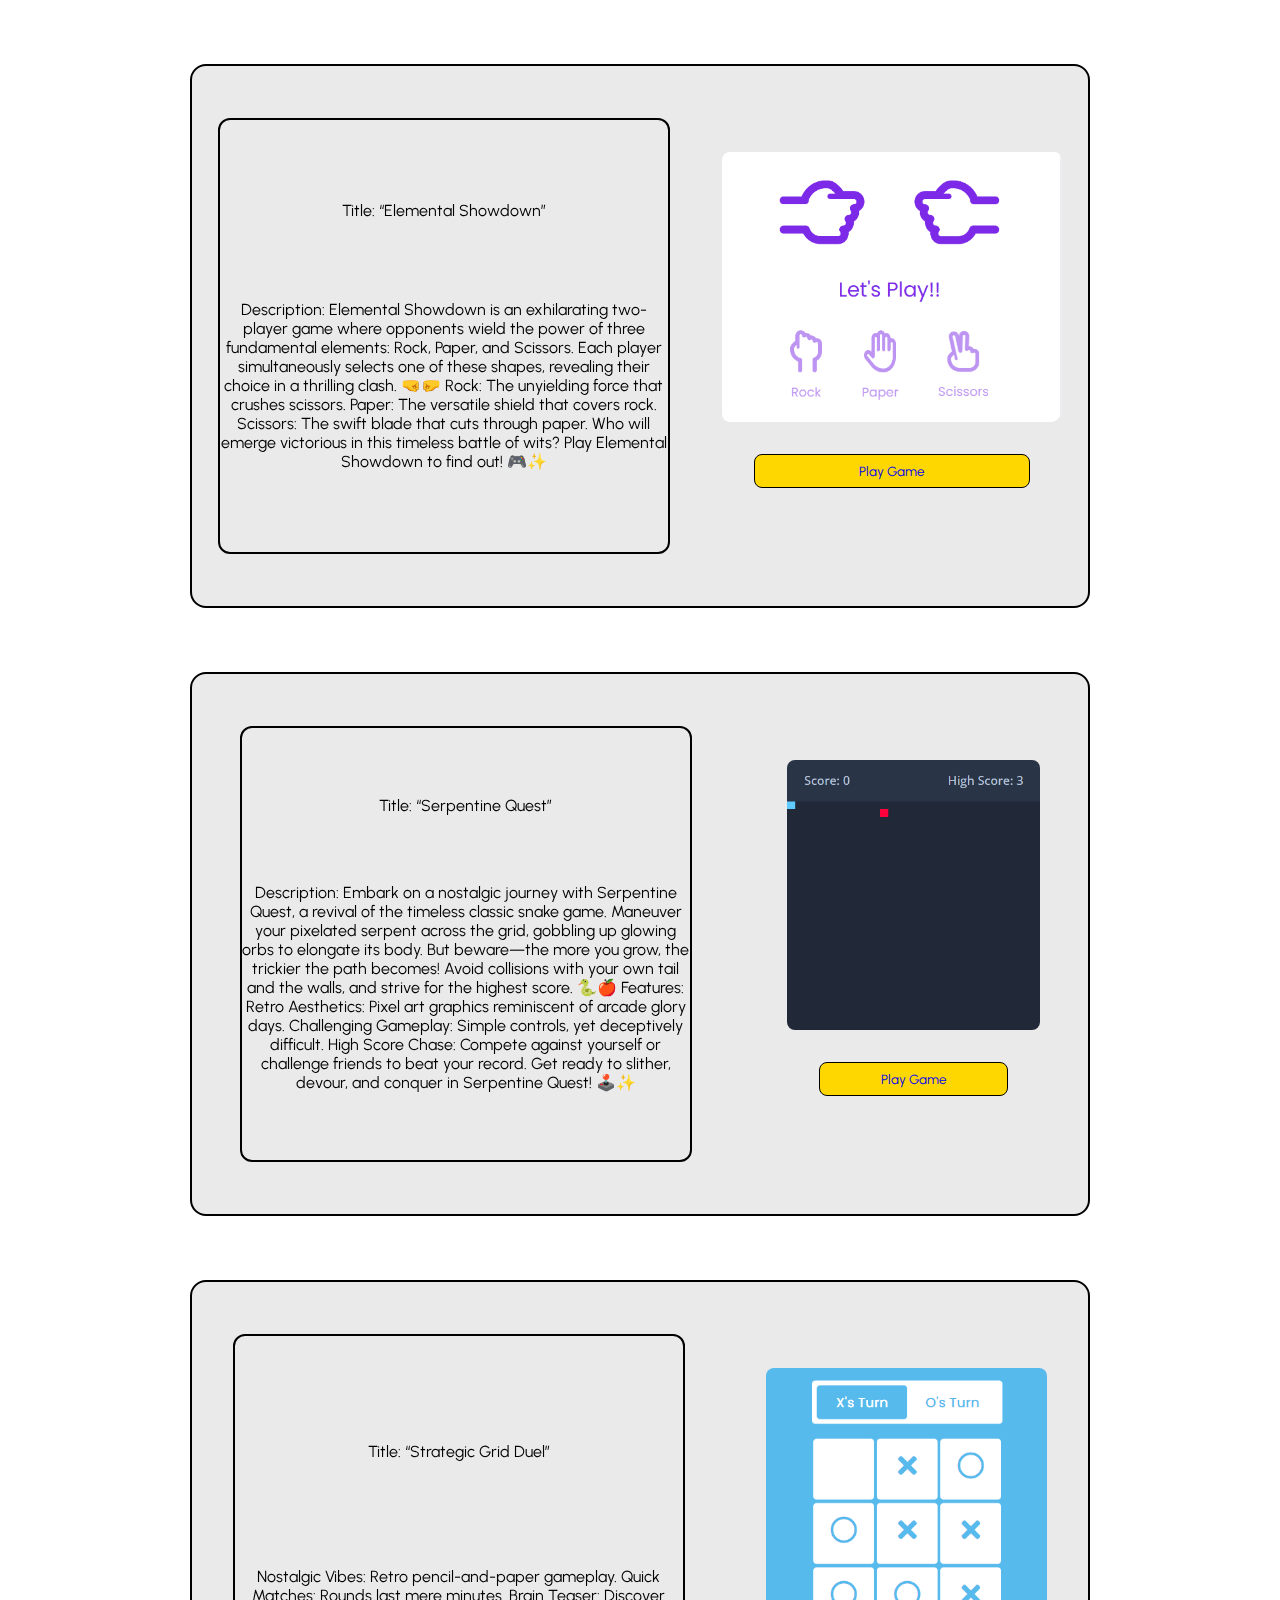
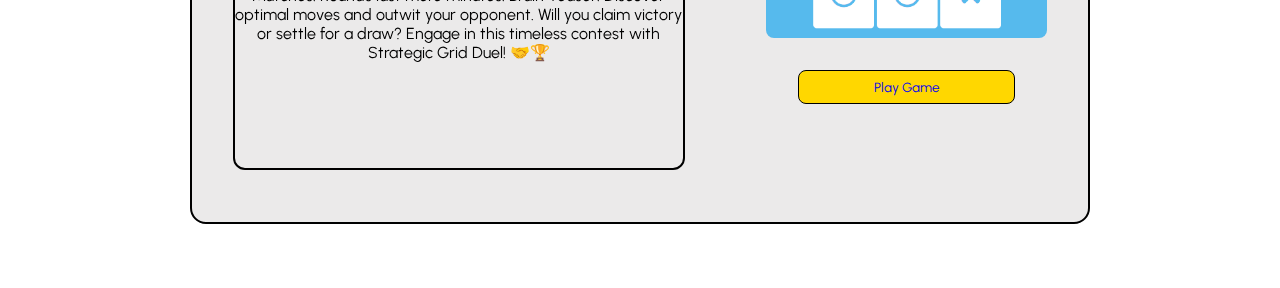
<file: templates/games-index.html>
<!DOCTYPE html>
<html lang="en">
<head>
    <meta charset="UTF-8">
    <meta name="viewport" content="width=device-width, initial-scale=1.0">
    <link rel="stylesheet" href="../static/games-style.css">

    <title>Game-Section</title>
</head>
<body>
    


    <div class="card">
            <div class="content">
            

        
        <div class="flip-card">
            <div class="flip-card-inner">
              <div class="flip-card-front">
                <div class="title">Title: “Elemental Showdown”</div>
            <div class="desc">

                Description: Elemental Showdown is an exhilarating two-player game where opponents wield the power of three fundamental elements: Rock, Paper, and Scissors. Each player simultaneously selects one of these shapes, revealing their choice in a thrilling clash. 🤜🤛
                
                Rock: The unyielding force that crushes scissors.
                Paper: The versatile shield that covers rock.
                Scissors: The swift blade that cuts through paper.
                Who will emerge victorious in this timeless battle of wits? Play Elemental Showdown to find out! 🎮✨
            </div>
              </div>
              <div class="flip-card-back">
                <p style="margin:6rem;">The only good thing about losing everything is the freedom that comes from having nothing left to lose.” — Alice Feeney</p>
              </div>
            </div>
          </div>
        </div>
        
        <div class="img">
            <img src="../static/game-assets/game-1.png" alt="">
            <button><a href="Rock-Paper-Scissors">Play Game</a></button>
        </div>
    </div>
   
    <div class="card">
        <div class="content">
            <div class="flip-card">
                <div class="flip-card-inner">
                  <div class="flip-card-front">
        <div class="title">
            Title: “Serpentine Quest”</div>
        <div class="desc">

    
Description: Embark on a nostalgic journey with Serpentine Quest, a revival of the timeless classic snake game. Maneuver your pixelated serpent across the grid, gobbling up glowing orbs to elongate its body. But beware—the more you grow, the trickier the path becomes! Avoid collisions with your own tail and the walls, and strive for the highest score. 🐍🍎

Features:

Retro Aesthetics: Pixel art graphics reminiscent of arcade glory days.
Challenging Gameplay: Simple controls, yet deceptively difficult.
High Score Chase: Compete against yourself or challenge friends to beat your record.
Get ready to slither, devour, and conquer in Serpentine Quest! 🕹️✨
</div>
</div>
<div class="flip-card-back">
  <p style="margin:6rem;">The only good thing about losing everything is the freedom that comes from having nothing left to lose.” — Alice Feeney</p>
</div>
</div>
</div>
</div>

    
    <div class="img">
        <img src="../static/game-assets/game-2.png" alt="">
        <button><a href="snake-game">Play Game</a></button>
    </div>
</div>
<div class="card">
    <div class="content">
        <div class="flip-card">
            <div class="flip-card-inner">
              <div class="flip-card-front">
    <div class="title">
        Title: “Strategic Grid Duel”</div>
    <div class="desc">

        Nostalgic Vibes: Retro pencil-and-paper gameplay.
        Quick Matches: Rounds last mere minutes.
        Brain Teaser: Discover optimal moves and outwit your opponent.
        Will you claim victory or settle for a draw? Engage in this timeless contest with Strategic Grid Duel! 🤝🏆
    </div>
</div>
<div class="flip-card-back">
  <p style="margin:6rem;">The only good thing about losing everything is the freedom that comes from having nothing left to lose.” — Alice Feeney</p>
</div>
</div>
</div>
</div>


<div class="img">
    <img src="../static/game-assets/game-3.png" alt="">
    <button><a href="tic-tac-toe">Play Game</a></button>
</div>
</div>
</body>
</html>
</file>
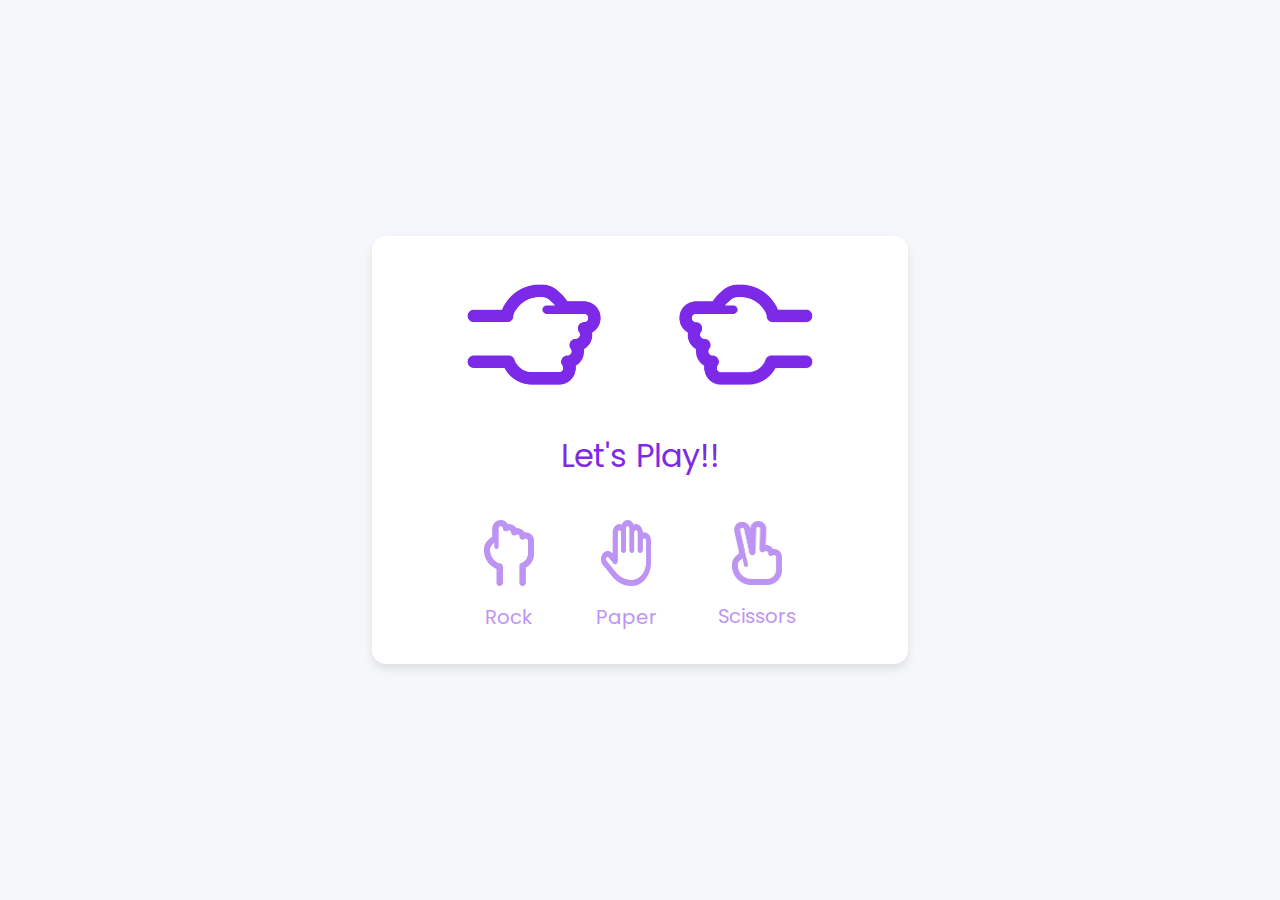
<file: templates/index-rps.html>
<!DOCTYPE html>

<html lang="en">
  <head>
    
    <meta charset="UTF-8" />
    <meta http-equiv="X-UA-Compatible" content="IE=edge" />
    <meta name="viewport" content="width=device-width, initial-scale=1.0" />
    <title>JavaScript Game | Rock Paper Scissors</title>
    <link rel="stylesheet" href="../static/style-rps.css" />
  </head>
  <body>
   


    <section class="container">
      <div class="result_field">
        <div class="result_images">
          <span class="user_result">
            <img src="../static/images-rps/rock.png" alt="" />
          </span>
          <span class="cpu_result">
            <img src="../static/images-rps/rock.png" alt="" />
          </span>
        </div>
        <div class="result">Let's Play!!</div>
      </div>

      <div class="option_images">
        <span class="option_image">
          <img src="../static/images-rps/rock.png" alt="" />
          <p>Rock</p>
        </span>
        <span class="option_image">
          <img src="../static/images-rps/paper.png" alt="" />
          <p>Paper</p>
        </span>
        <span class="option_image">
          <img src="../static/images-rps/scissors.png" alt="" />
          <p>Scissors</p>
        </span>
      </div>
    </section>

    <script  >// Get  to DOM elements`  
           
  // Get  to DOM elements`  
const gameContainer = document.querySelector(".container"),
  userResult = document.querySelector(".user_result img"),
  cpuResult = document.querySelector(".cpu_result img"),
  result = document.querySelector(".result"),
  optionImages = document.querySelectorAll(".option_image");

// Loop through each option image element
optionImages.forEach((image, index) => {
  image.addEventListener("click", (e) => {
    image.classList.add("active");

    userResult.src = cpuResult.src = "../static/images-rps/rock.png";
    result.textContent = "Wait...";

    // Loop through each option image again
    optionImages.forEach((image2, index2) => {
      // If the current index doesn't match the clicked index
      // Remove the "active" class from the other option images
      index !== index2 && image2.classList.remove("active");
    });

    gameContainer.classList.add("start");

    // Set a timeout to delay the result calculation
    let time = setTimeout(() => {
      gameContainer.classList.remove("start");

      // Get the source of the clicked option image
      let imageSrc = e.target.querySelector("img").src;
      // Set the user image to the clicked option image
      userResult.src = imageSrc;

      // Generate a random number between 0 and 2
      let randomNumber = Math.floor(Math.random() * 3);
      // Create an array of CPU image options
      let cpuImages = ["../static/images-rps/rock.png", "../static/images-rps/paper.png", "../static/images-rps/scissors.png"];
      // Set the CPU image to a random option from the array
      cpuResult.src = cpuImages[randomNumber];

      // Assign a letter value to the CPU option (R for rock, P for paper, S for scissors)
      let cpuValue = ["R", "P", "S"][randomNumber];
      // Assign a letter value to the clicked option (based on index)
      let userValue = ["R", "P", "S"][index];

      // Create an object with all possible outcomes
      let outcomes = {
        RR: "Draw",
        RP: "Bot",
        RS: "User",
        PP: "Draw",
        PR: "User",
        PS: "Bot",
        SS: "Draw",
        SR: "Bot",
        SP: "User",
      };

      // Look up the outcome value based on user and CPU options
      let outComeValue = outcomes[userValue + cpuValue];

      // Display the result
      result.textContent = userValue === cpuValue ? "Match Draw" : `${outComeValue} Won!!`;
    }, 2500);
  });
});

          
      </script>
  </body>
</html>
</file>
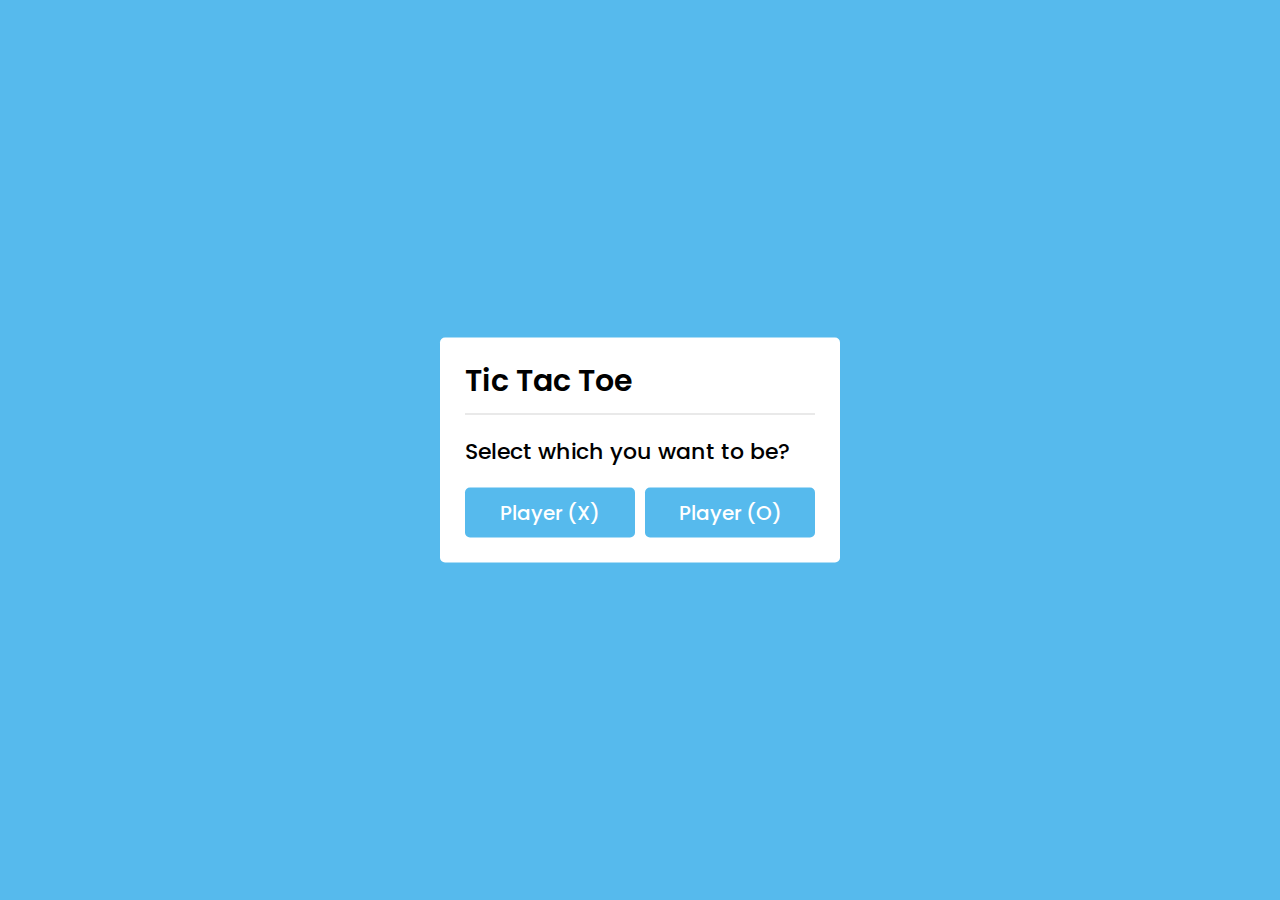
<file: templates/index-tictac.html>
<!DOCTYPE html>
<!-- Created By CodingNepal - www.youtube.com/codingnepal || www.codingnepalweb.com -->
<html lang="en">
<head>
    <meta charset="UTF-8">
    <title>Tic Tac Toe Game </title>
    <link rel="stylesheet" href="../static/style-xo.css">
    
    <link rel="stylesheet" href="https://cdnjs.cloudflare.com/ajax/libs/font-awesome/5.15.3/css/all.min.css"/>
</head>
<body>

  <!-- select box -->
  <div class="select-box">
    <header>Tic Tac Toe</header>
    <div class="content">
      <div class="title">Select which you want to be?</div>
      <div class="options">
        <button class="playerX">Player (X)</button>
        <button class="playerO">Player (O)</button>
      </div>
      
    </div>
  </div> 

  <!-- playboard section -->
  <div class="play-board">
    <div class="details">
      <div class="players">
        <span class="Xturn">X's Turn</span>
        <span class="Oturn">O's Turn</span>
        <div class="slider"></div>
      </div>
    </div>
    <div class="play-area">
      <section>
        <span class="box1"></span>
        <span class="box2"></span>
        <span class="box3"></span>
      </section>
      <section>
        <span class="box4"></span>
        <span class="box5"></span>
        <span class="box6"></span>
      </section>
      <section>
        <span class="box7"></span>
        <span class="box8"></span>
        <span class="box9"></span>
      </section>
    </div>
  </div>

  <!-- result box -->
  <div class="result-box">
    <div class="won-text"></div>
    <div class="btn"><button>Replay</button></div>
  </div>

  <script>
    //I've tried to explain each JavaScript line with comments....Hope you'll understand

//selecting all required elements
const selectBox = document.querySelector(".select-box"),
selectBtnX = selectBox.querySelector(".options .playerX"),
selectBtnO = selectBox.querySelector(".options .playerO"),
playBoard = document.querySelector(".play-board"),
players = document.querySelector(".players"),
allBox = document.querySelectorAll("section span"),
resultBox = document.querySelector(".result-box"),
wonText = resultBox.querySelector(".won-text"),
replayBtn = resultBox.querySelector("button");

window.onload = ()=>{ //once window loaded
    for (let i = 0; i < allBox.length; i++) { //add onclick attribute in all available span
       allBox[i].setAttribute("onclick", "clickedBox(this)");
    }
}

selectBtnX.onclick = ()=>{
    selectBox.classList.add("hide"); //hide select box
    playBoard.classList.add("show"); //show the playboard section
}

selectBtnO.onclick = ()=>{ 
    selectBox.classList.add("hide"); //hide select box
    playBoard.classList.add("show"); //show the playboard section
    players.setAttribute("class", "players active player"); //set class attribute in players with players active player values
}

let playerXIcon = "fas fa-times"; //class name of fontawesome cross icon
let playerOIcon = "far fa-circle"; //class name of fontawesome circle icon
let playerSign = "X"; //this is a global variable beacuse we've used this variable inside multiple functions
let runBot = true; //this also a global variable with boolen value..we used this variable to stop the bot once match won by someone or drawn

// user click function
function clickedBox(element){
    if(players.classList.contains("player")){
        playerSign = "O"; //if player choose (O) then change playerSign to O
        element.innerHTML = `<i class="${playerOIcon}"></i>`; //adding circle icon tag inside user clicked element/box
        players.classList.remove("active"); ///add active class in players
        element.setAttribute("id", playerSign); //set id attribute in span/box with player choosen sign
    }else{
        element.innerHTML = `<i class="${playerXIcon}"></i>`; //adding cross icon tag inside user clicked element/box
        element.setAttribute("id", playerSign); //set id attribute in span/box with player choosen sign
        players.classList.add("active"); ///add active class in players
    }
    selectWinner(); //calling selectWinner function
    element.style.pointerEvents = "none"; //once user select any box then that box can'be clicked again
    playBoard.style.pointerEvents = "none"; //add pointerEvents none to playboard so user can't immediately click on any other box until bot select
    let randomTimeDelay = ((Math.random() * 1000) + 200).toFixed(); //generating random number so bot will randomly delay to select unselected box
    setTimeout(()=>{
        bot(runBot); //calling bot function
    }, randomTimeDelay); //passing random delay value
}

// bot auto select function
function bot(){
    let array = []; //creating empty array...we'll store unclicked boxes index
    if(runBot){ //if runBot is true
        playerSign = "O"; //change the playerSign to O so if player has chosen X then bot will O
        for (let i = 0; i < allBox.length; i++) {
            if(allBox[i].childElementCount == 0){ //if the box/span has no children means <i> tag
                array.push(i); //inserting unclicked boxes number/index inside array
            }
        }
        let randomBox = array[Math.floor(Math.random() * array.length)]; //getting random index from array so bot will select random unselected box
        if(array.length > 0){ //if array length is greater than 0
            if(players.classList.contains("player")){ 
                playerSign = "X"; //if player has chosen O then bot will X
                allBox[randomBox].innerHTML = `<i class="${playerXIcon}"></i>`; //adding cross icon tag inside bot selected element
                allBox[randomBox].setAttribute("id", playerSign); //set id attribute in span/box with player choosen sign
                players.classList.add("active"); ///add active class in players
            }else{
                allBox[randomBox].innerHTML = `<i class="${playerOIcon}"></i>`; //adding circle icon tag inside bot selected element
                players.classList.remove("active"); //remove active class in players
                allBox[randomBox].setAttribute("id", playerSign); //set id attribute in span/box with player choosen sign
            }
            selectWinner(); //calling selectWinner function
        }
        allBox[randomBox].style.pointerEvents = "none"; //once bot select any box then user can't click on that box
        playBoard.style.pointerEvents = "auto"; //add pointerEvents auto in playboard so user can again click on box
        playerSign = "X"; //if player has chosen X then bot will be O right then we change the playerSign again to X so user will X because above we have changed the playerSign to O for bot
    }
}

function getIdVal(classname){
    return document.querySelector(".box" + classname).id; //return id value
}
function checkIdSign(val1, val2, val3, sign){ //checking all id value is equal to sign (X or O) or not if yes then return true
    if(getIdVal(val1) == sign && getIdVal(val2) == sign && getIdVal(val3) == sign){
        return true;
    }
}
function selectWinner(){ //if the one of following winning combination match then select the winner
    if(checkIdSign(1,2,3,playerSign) || checkIdSign(4,5,6, playerSign) || checkIdSign(7,8,9, playerSign) || checkIdSign(1,4,7, playerSign) || checkIdSign(2,5,8, playerSign) || checkIdSign(3,6,9, playerSign) || checkIdSign(1,5,9, playerSign) || checkIdSign(3,5,7, playerSign)){
        runBot = false; //passing the false boolen value to runBot so bot won't run again
        bot(runBot); //calling bot function
        setTimeout(()=>{ //after match won by someone then hide the playboard and show the result box after 700ms
            resultBox.classList.add("show");
            playBoard.classList.remove("show");
        }, 700); //1s = 1000ms
        wonText.innerHTML = `Player <p>${playerSign}</p> won the game!`; //displaying winning text with passing playerSign (X or O)
    }else{ //if all boxes/element have id value and still no one win then draw the match
        if(getIdVal(1) != "" && getIdVal(2) != "" && getIdVal(3) != "" && getIdVal(4) != "" && getIdVal(5) != "" && getIdVal(6) != "" && getIdVal(7) != "" && getIdVal(8) != "" && getIdVal(9) != ""){
            runBot = false; //passing the false boolen value to runBot so bot won't run again
            bot(runBot); //calling bot function
            setTimeout(()=>{ //after match drawn then hide the playboard and show the result box after 700ms
                resultBox.classList.add("show");
                playBoard.classList.remove("show");
            }, 700); //1s = 1000ms
            wonText.textContent = "Match has been drawn!"; //displaying draw match text
        }
    }
}

replayBtn.onclick = ()=>{
    window.location.reload(); //reload the current page on replay button click
}
  </script>

</body>
</html>
</file>
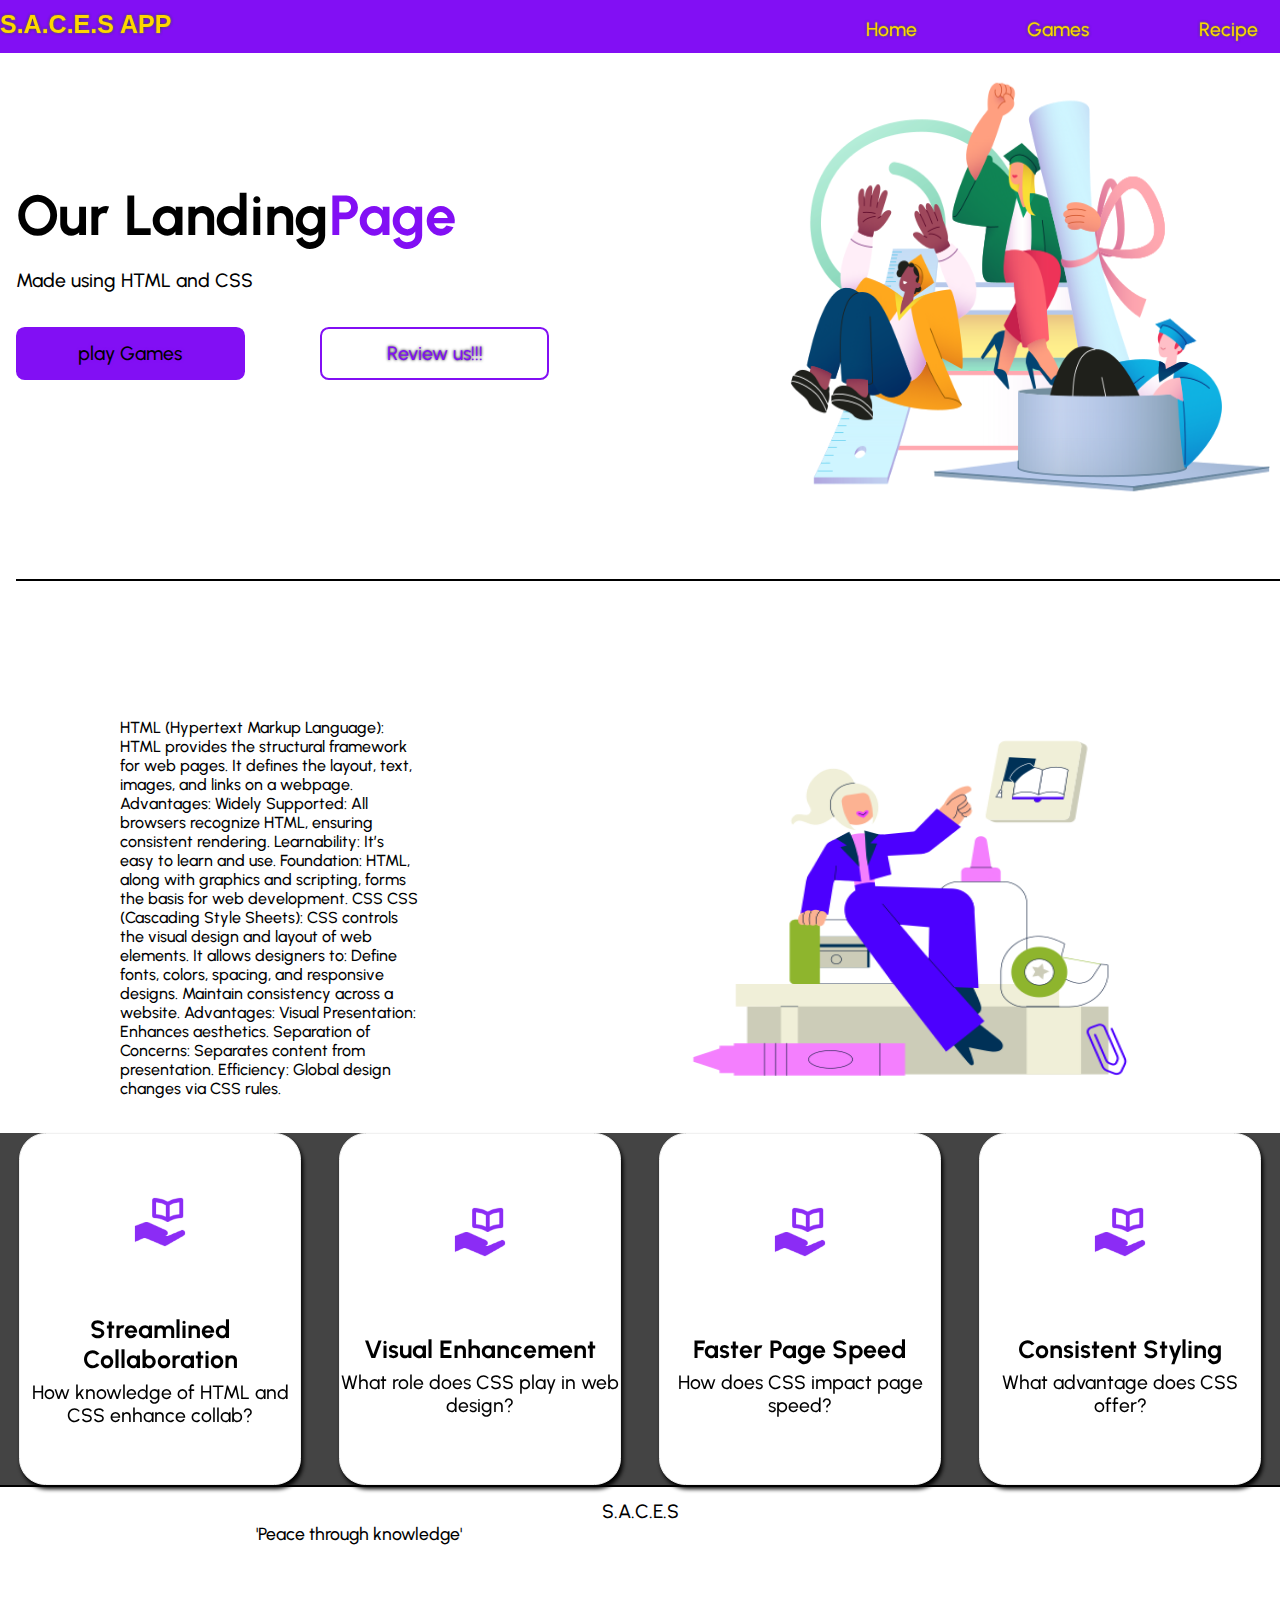
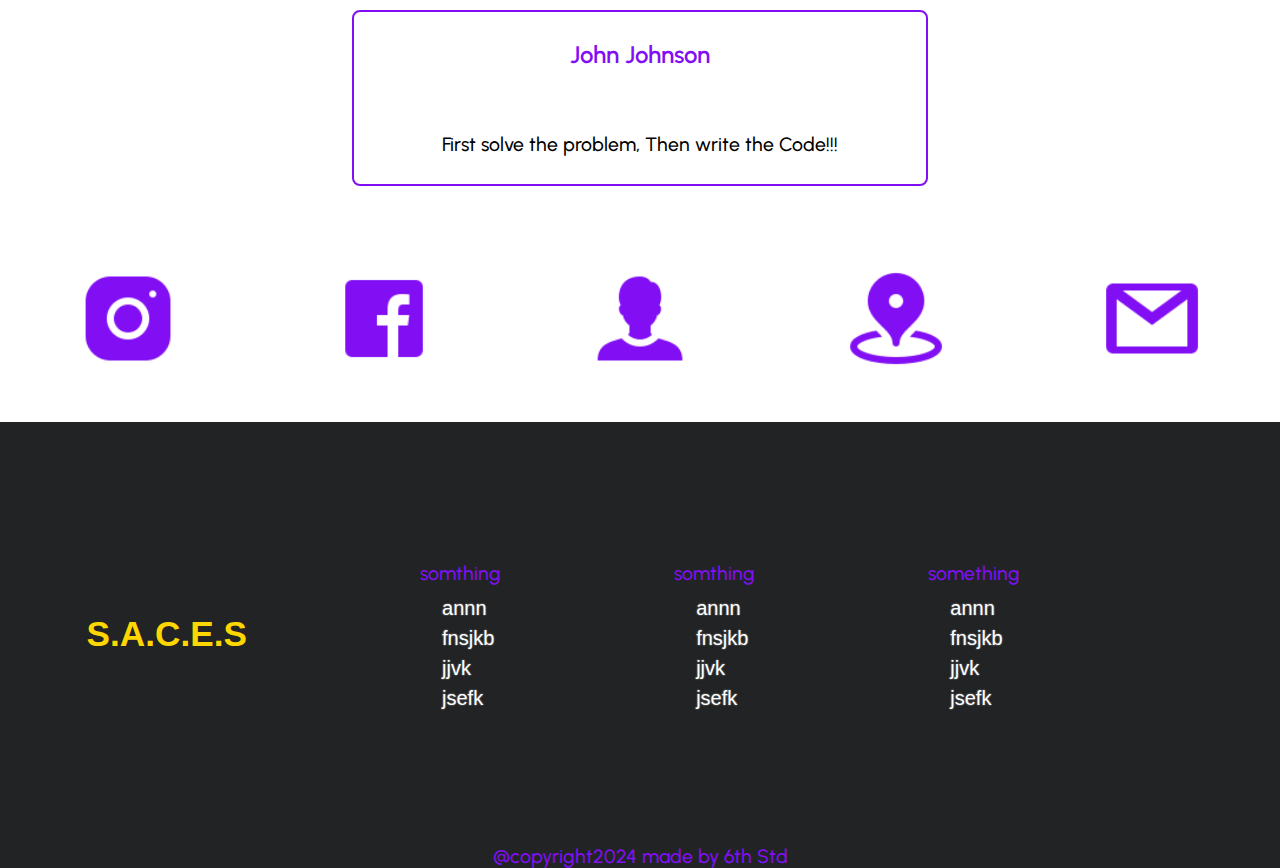
<file: templates/main-page.html>
<!DOCTYPE html>
<html lang="en">
<head>
    <meta charset="UTF-8">
    <meta name="viewport" content="width=device-width, initial-scale=1.0">
    <title> S.A.C.E.S</title>
    <link rel="stylesheet" href="../static/style/style.css">
    <link rel="stylesheet" href="../static/style/footer.css">
    <link rel="stylesheet" href="../static/style/center-style.css">
    <link rel="stylesheet" href="../static/style/review.css">
</head>
<body>
    <div class ='head'>
        <nav  class="navbar"><a href="#" class="sc-name " >S.A.C.E.S APP</a>
        
          <ul class="nav-menu">
            <li class="nav-item"><a href="" class="nav-link">Home</a></li>
            <li class="nav-item"><a href="games-index" class="nav-link">Games</a></li>
            <li class="nav-item"><a href="recipe" class="nav-link">Recipe</a></li>
           

            </ul>


<div class="hamburger">
   
    <div class="dropdown">
        <button onclick="myFunction()" class="dropbtn">See Games</button>
        <div id="myDropdown" class="dropdown-content">
            <li class="nav-item"><a href="" class="nav-link">Home</a></li>
            <li class="nav-item"><a href="games-index" class="nav-link">Games</a></li>
            <li class="nav-item"><a href="recipe" class="nav-link">Recipe</a></li>
            
        </div>
      </div>
</div>

</nav>

    </div>
    
<script>
    /* When the user clicks on the button, 
    toggle between hiding and showing the dropdown content */
    function myFunction() {
      document.getElementById("myDropdown").classList.toggle("show");
    }
    
    // Close the dropdown if the user clicks outside of it
    window.onclick = function(event) {
      if (!event.target.matches('.dropbtn')) {
        var dropdowns = document.getElementsByClassName("dropdown-content");
        var i;
        for (i = 0; i < dropdowns.length; i++) {
          var openDropdown = dropdowns[i];
          if (openDropdown.classList.contains('show')) {
            openDropdown.classList.remove('show');
          }
        }
      }
    }
    </script>
    <div class="body">
<div class ='container'>
        <div class="big-text">
  Our Landing<b>Page</b>
        </div>
        <div class="small-text">Made using  HTML and CSS
        </div>
        <div class="btns">      
      
        <a href="./games-index.html"><input class="btn" type="submit" value="play Games"></a>
       <a href="./index.html"> <input class="btn-2" type="submit" value="Review us!!!"></a>
</div></div>  
<div class="img">
    <img src="../static/assets/bg-v2.png" alt="doing image">
</div>
    </div>


    <div class="info-data">
        
        <div class="abt-us">HTML (Hypertext Markup Language):
            HTML provides the structural framework for web pages.
            It defines the layout, text, images, and links on a webpage.
            Advantages:
            Widely Supported: All browsers recognize HTML, ensuring consistent rendering.
            Learnability: It’s easy to learn and use.
            Foundation: HTML, along with graphics and scripting, forms the basis for web development.
            
            CSS
            
            CSS (Cascading Style Sheets):
            CSS controls the visual design and layout of web elements.
            It allows designers to:
            Define fonts, colors, spacing, and responsive designs.
            Maintain consistency across a website.
            Advantages:
            Visual Presentation: Enhances aesthetics.
            Separation of Concerns: Separates content from presentation.
            Efficiency: Global design changes via CSS rules.</div>
             <img src="../static/assets/content-img.png" alt="">
            </div>

         <div class="center"> 
            
            <div class="flip-card">
                <div class="flip-card-inner">
                    <div class="flip-card-front">
                        <!-- Front content -->
                        <div class="logo"><img src="../static/assets/something1.png" alt="Logo"></div>
                        <div class="content">
                            <div class="title">Streamlined Collaboration</div>
                            <div class="caption">How knowledge of HTML and CSS enhance collab?</div>
                        </div>
                    </div>
                    <div class="flip-card-back">
                        <!-- Back content -->
                        <p> Understanding these languages helps professionals collaborate effectively with web developers, streamlining communication and saving time1.</p>
                    </div>
                </div>
            </div>
            
            <div class="flip-card">
                <div class="flip-card-inner">
                    <div class="flip-card-front">
                        <!-- Front content -->
                        <div class="logo"><img src="../static/assets/something1.png" alt="Logo"></div>
                        <div class="content">
                            <div class="title">Visual Enhancement</div>
                            <div class="caption">What role does CSS play in web design?</div>
                        </div>
                    </div>
                    <div class="flip-card-back">
                        <!-- Back content -->
                        <p>CSS dresses up HTML’s raw structure, applying formatting (fonts, colors, layouts) to create visually appealing web pages</p>
                    </div>
                </div>
            </div>
            
    
   

    <div class="flip-card">
        <div class="flip-card-inner">
            <div class="flip-card-front">
                <!-- Front content -->
                <div class="logo"><img src="../static/assets/something1.png" alt=""></div>
        <div class="content">
            <div class="title"> Faster Page Speed</div>
            <div class="caption"> How does CSS impact page speed?
            </div>
        </div>
            </div>
            <div class="flip-card-back">
                <!-- Back content -->
                <p>By enabling concise code, CSS contributes to faster loading times for web pages3.</p>
            </div>
        </div>
    </div>
    
    <div class="flip-card">
        <div class="flip-card-inner">
            <div class="flip-card-front">
                <!-- Front content -->
                <div class="logo"><img src="../static/assets/something1.png" alt=""></div>
        <div class="content">
            <div class="title"> Consistent Styling</div>
            <div class="caption">What advantage does CSS offer?</div>
        </div>
            </div>
            <div class="flip-card-back">
                <!-- Back content -->
                <p>CSS ensures consistent styling across various sites, making web content visually cohesive4.</p>
            </div>
        </div>
    </div>
    

   </div>
   <div class="main" style="background-color: white;">
        
    <h3>S.A.C.E.S</h3>
    
    <p>
    'Peace through knowledge'
</p>
   </div>
    <div class="lower">
    <div class="reviews">
        <div class="name"> John Johnson</div>
        <div class="review">First solve the problem, Then write the Code!!! </div>
    </div>
</div>
    

  

         <div class="socials">
            <img src="../static/assets/Instagram.png" alt="something">
            <img src="../static/assets/Facebook-1.png" alt="something">
            <img src="../static/assets/Account.png" alt="something">
            <img src="../static/assets/Place Marker.png" alt="something">
            <img src="../static/assets/Gmail Logo.png" alt="something">

            
         </div>

       <footer>
       <div class="footer">

        <div class="side1">
           S.A.C.E.S
        </div>
        <div class="side2">
            <b>somthing</b>
            <li> annn</li>
            <li>fnsjkb</li>
            <li>jjvk</li>
<li>jsefk</li>
        </div>
        <div class="side3">
            <b>somthing</b>
            
            
                <li> annn</li>
            <li>fnsjkb</li>
            <li>jjvk</li>
            <li>jsefk</li>
        </div>
        <div class="side4">
            <b>something</b>
            <li> annn</li>
            <li>fnsjkb</li>
            <li>jjvk</li>
            <li>jsefk</li>
        
        </div>
       <div class="footer"></div>
               </footer>
            <div class="end">
      
                <p >@copyright2024 made by 6th Std</p>
                </div>

            </body>
</html>
</file>
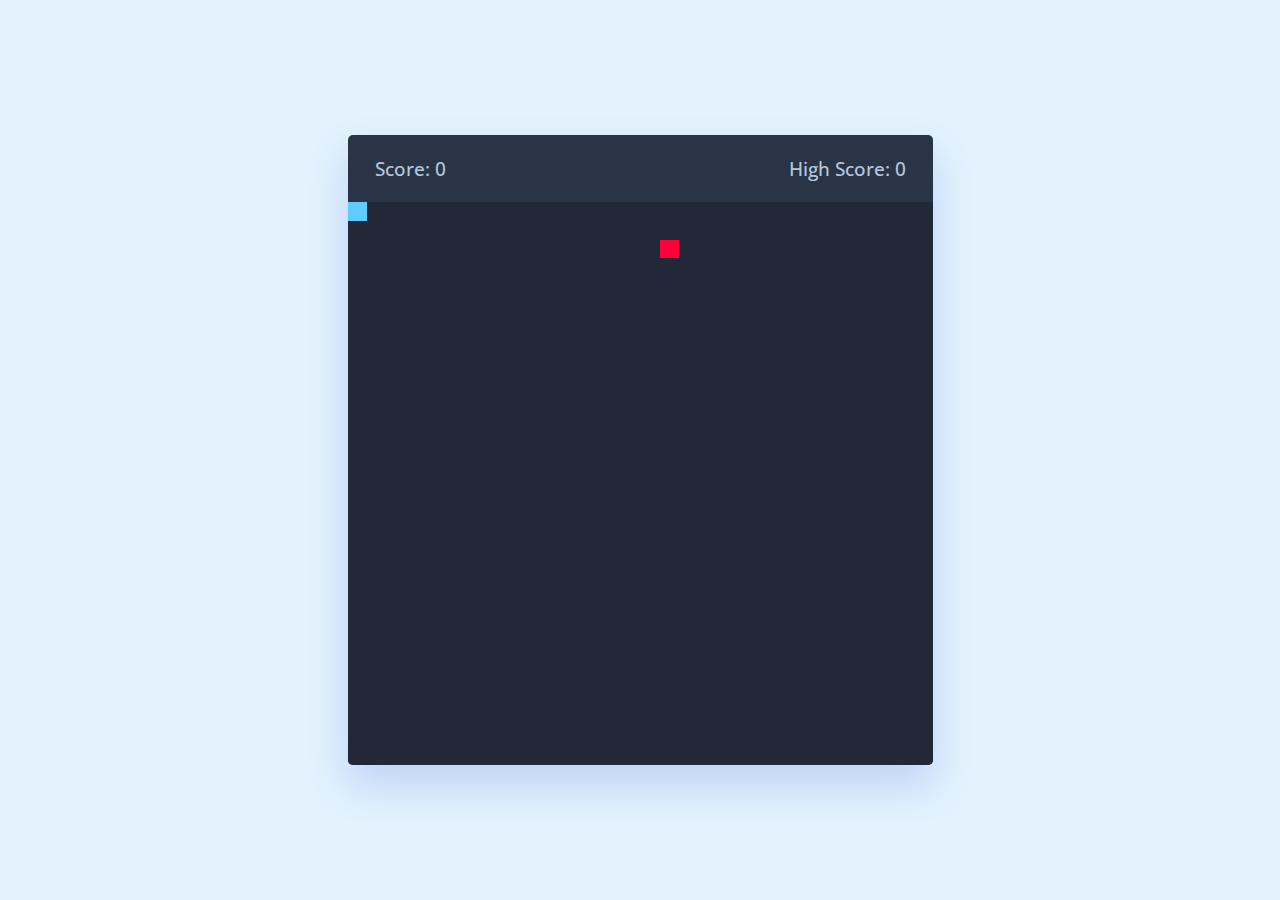
<file: templates/snake-html.html>
<!DOCTYPE html>
<!-- Coding By CodingNepal - youtube.com/codingnepal -->
<html lang="en" dir="ltr">
  <head>
    <meta charset="utf-8">
    <title>Snake Game </title>
   
    <link rel="stylesheet" href="../static/snake-style.css">
    <meta name="viewport" content="width=device-width, initial-scale=1.0">
    <link rel="stylesheet" href="https://cdnjs.cloudflare.com/ajax/libs/font-awesome/6.3.0/css/all.min.css">
   
  </head>
  <body>
    

    <div class="wrapper">
      <div class="game-details">
        <span class="score">Score: 0</span>
        <span class="high-score">High Score: 0</span>
      </div>
      <div class="play-board"></div>
      <div class="controls">
        <i data-key="ArrowLeft" class="fa-solid fa-arrow-left-long"></i>
        <i data-key="ArrowUp" class="fa-solid fa-arrow-up-long"></i>
        <i data-key="ArrowRight" class="fa-solid fa-arrow-right-long"></i>
        <i data-key="ArrowDown" class="fa-solid fa-arrow-down-long"></i>
      </div>
    </div>
    <script>
      const playBoard = document.querySelector(".play-board");
const scoreElement = document.querySelector(".score");
const highScoreElement = document.querySelector(".high-score");
const controls = document.querySelectorAll(".controls i");

let gameOver = false;
let foodX, foodY;
let snakeX = 1, snakeY = 1;
let velocityX = 0, velocityY = 0;
let snakeBody = [];
let setIntervalId;
let score = 0;

// Getting high score from the local storage
let highScore = localStorage.getItem("high-score") || 0;
highScoreElement.innerText = `High Score: ${highScore}`;

const updateFoodPosition = () => {
    // Passing a random 1 - 30 value as food position
    foodX = Math.floor(Math.random() * 30) + 1;
    foodY = Math.floor(Math.random() * 30) + 1;
}

const handleGameOver = () => {
    // Clearing the timer and reloading the page on game over
    clearInterval(setIntervalId);
    alert("Game Over! Press OK to replay...");
    location.reload();
}

const changeDirection = e => {
    // Changing velocity value based on key press
    if(e.key === "ArrowUp" && velocityY != 1) {
        velocityX = 0;
        velocityY = -1;
    } else if(e.key === "ArrowDown" && velocityY != -1) {
        velocityX = 0;
        velocityY = 1;
    } else if(e.key === "ArrowLeft" && velocityX != 1) {
        velocityX = -1;
        velocityY = 0;
    } else if(e.key === "ArrowRight" && velocityX != -1) {
        velocityX = 1;
        velocityY = 0;
    }
}

// Calling changeDirection on each key click and passing key dataset value as an object
controls.forEach(button => button.addEventListener("click", () => changeDirection({ key: button.dataset.key })));

const initGame = () => {
    if(gameOver) return handleGameOver();
    let html = `<div class="food" style="grid-area: ${foodY} / ${foodX}"></div>`;

    // Checking if the snake hit the food
    if(snakeX === foodX && snakeY === foodY) {
        updateFoodPosition();
        snakeBody.push([foodY, foodX]); // Pushing food position to snake body array
        score++; // increment score by 1
        highScore = score >= highScore ? score : highScore;
        localStorage.setItem("high-score", highScore);
        scoreElement.innerText = `Score: ${score}`;
        highScoreElement.innerText = `High Score: ${highScore}`;
    }
    // Updating the snake's head position based on the current velocity
    snakeX += velocityX;
    snakeY += velocityY;
    
    // Shifting forward the values of the elements in the snake body by one
    for (let i = snakeBody.length - 1; i > 0; i--) {
        snakeBody[i] = snakeBody[i - 1];
    }
    snakeBody[0] = [snakeX, snakeY]; // Setting first element of snake body to current snake position

    // Checking if the snake's head is out of wall, if so setting gameOver to true
    if(snakeX <= 0 || snakeX > 30 || snakeY <= 0 || snakeY > 30) {
        return gameOver = true;
    }

    for (let i = 0; i < snakeBody.length; i++) {
        // Adding a div for each part of the snake's body
        html += `<div class="head" style="grid-area: ${snakeBody[i][1]} / ${snakeBody[i][0]}"></div>`;
        // Checking if the snake head hit the body, if so set gameOver to true
        if (i !== 0 && snakeBody[0][1] === snakeBody[i][1] && snakeBody[0][0] === snakeBody[i][0]) {
            gameOver = true;
        }
    }
    playBoard.innerHTML = html;
}

updateFoodPosition();
setIntervalId = setInterval(initGame, 100);
document.addEventListener("keyup", changeDirection);
    </script>
  </body>
</html>
</file>
<file: static/games-style.css>
/* the Urbanist font used from google fonts */
@import url("https://fonts.googleapis.com/css2?family=Urbanist:wght@400;500;600;700&display=swap");
*{
    font-family: Urbanist;
}
a{
  text-decoration: none;
}
.card{
   margin:auto;
    display: flex;
    border:2px solid black;
    align-items: center;
    justify-content: space-around;
    width:70vw;
    height:60vh;
    background-color:rgb(235, 234, 234);
    margin-bottom:4rem ;
    margin-top: 4rem;;
    border-radius: 1rem;
    }
img{
    border-radius: 0.5rem;
    height:30vh;
}
.content{
   
    border-radius: 0.75rem;;
    border: 2px solid black;
    width:50%;
    height:80%;

}

.img{
    display:flex;
    justify-content: space-evenly;
flex-direction: column;
}
button{
    
    margin:2rem;
 color: #820FF4;
 background-color:  #FFD700;
padding:0.5rem;
border-radius: 0.5rem;
border:none;

border:1px solid black;
}
button:hover{
color: #FFD700;
    background-color:  #820FF4
}
/* The flip card container - set the width and height to your desired dimensions */
.flip-card {
  
    width: 100%;
    height: 100%;
    display: flex;
    flex-direction: column;
    justify-content: space-evenly;
    align-items: center;
  
    perspective: 1000px; /* Add this for the 3D effect */
  }
  
  /* Container for positioning the front and back sides */
  .flip-card-inner {
    position: relative;
    width: 100%;
    height: 100%;
    text-align: center;
    transition: transform 0.8s;
    transform-style: preserve-3d;
  }
  
  /* Horizontal flip on hover */
  .flip-card:hover .flip-card-inner {
    border-radius: 0.5rem;
    transform: rotateY(180deg);
  }
  
  /* Position the front and back sides */
  .flip-card-front, .flip-card-back {
    position: absolute;
    width: 100%;
    height: 100%;
    backface-visibility: hidden; /* Hide the backface */
  }
  
  /* Style the front side (fallback if image is missing) */
  .flip-card-front {
      
    display: flex;
    flex-direction: column;
    justify-content: space-evenly;
    align-items: center;
      
    color: black;
  }
  
  /* Style the back side */
  .flip-card-back {
    background-color:rgb(70, 70, 70);
    color: white;
    transform: rotateY(180deg);
    
  }
  
  @media screen and (max-width:768px) {

    .content,.flip-card,.flip-card-back,.flip-card-front,.flip-card-inner{
      display: none;}
      img{
        width:100%;

      }
  }
</file>
<file: static/style-rps.css>
/* Import Google font - Poppins */
@import url("https://fonts.googleapis.com/css2?family=Poppins:wght@200;300;400;500;600;700&display=swap");
* {
  margin: 0;
  padding: 0;
  box-sizing: border-box;
  font-family: "Poppins", sans-serif;
}
body {
  height: 100vh;
  display: flex;
  align-items: center;
  justify-content: center;
  background: #f6f7fb;
}
::selection {
  color: #fff;
  background-color: #7d2ae8;
}
.container {
  padding: 2rem 7rem;
  border-radius: 14px;
  background: #fff;
  box-shadow: 0 5px 10px rgba(0, 0, 0, 0.1);
}
.result_images {
  display: flex;
  column-gap: 7rem;
}
.container.start .user_result {
  transform-origin: left;
  animation: userShake 0.7s ease infinite;
}
@keyframes userShake {
  50% {
    transform: rotate(10deg);
  }
}

.container.start .cpu_result {
  transform-origin: right;
  animation: cpuShake 0.7s ease infinite;
}
@keyframes cpuShake {
  50% {
    transform: rotate(-10deg);
  }
}
.result_images img {
  width: 100px;
}
.user_result img {
  transform: rotate(90deg);
}
.cpu_result img {
  transform: rotate(-90deg) rotateY(180deg);
}
.result {
  text-align: center;
  font-size: 2rem;
  color: #7d2ae8;
  margin-top: 1.5rem;
}

.option_image img {
  width: 50px;
}
.option_images {
  display: flex;
  align-items: center;
  margin-top: 2.5rem;
  justify-content: space-between;
}
.container.start .option_images {
  pointer-events: none;
}
.option_image {
  display: flex;
  flex-direction: column;
  align-items: center;
  opacity: 0.5;
  cursor: pointer;
  transition: opacity 0.3s ease;
}
.option_image:hover {
  opacity: 1;
}
.option_image.active {
  opacity: 1;
}
.option_image img {
  pointer-events: none;
}
.option_image p {
  color: #7d2ae8;
  font-size: 1.235rem;
  margin-top: 1rem;
  pointer-events: none;
}
</file>
<file: static/style-xo.css>
@import url('https://fonts.googleapis.com/css2?family=Poppins:wght@200;300;400;500;600;700&display=swap');
*{
  margin: 0;
  padding: 0;
  box-sizing: border-box;
  font-family: 'Poppins', sans-serif;
}
::selection{
  color: #fff;
  background:#56baed;
}
body{
  background:#56baed;
}
.select-box, .play-board, .result-box{
  position: absolute;
  top: 50%;
  left: 50%;
  transform: translate(-50%, -50%);
  transition: all 0.3s ease;
}
.select-box{
  background: #fff;
  padding: 20px 25px 25px;
  border-radius: 5px;
  max-width: 400px;
  width: 100%;
}
.select-box.hide{
  opacity: 0;
  pointer-events: none;
}
.select-box header{
  font-size: 30px;
  font-weight: 600;
  padding-bottom: 10px;
  border-bottom: 1px solid lightgrey;
}
.select-box .title{
  font-size: 22px;
  font-weight: 500;
  margin: 20px 0;
}
.select-box .options{
  display: flex;
  width: 100%;
}
.options button{
  width: 100%;
  font-size: 20px;
  font-weight: 500;
  padding: 10px 0;
  border: none;
  background: #56baed;
  border-radius: 5px;
  color: #fff;
  outline: none;
  cursor: pointer;
  transition: all 0.3s ease;
}
.options button:hover,
.btn button:hover{
  transform: scale(0.96);
}
.options button.playerX{
  margin-right: 5px;
}
.options button.playerO{
  margin-left: 5px;
}
.select-box .credit{
  text-align: center;
  margin-top: 20px;
  font-size: 18px;
  font-weight: 500;
}
.select-box .credit a{
  color: #56baed;
  text-decoration: none;
}
.select-box .credit a:hover{
  text-decoration: underline;
}

.play-board{
  opacity: 0;
  pointer-events: none;
  transform: translate(-50%, -50%) scale(0.9);
}
.play-board.show{
  opacity: 1;
  pointer-events: auto;
  transform: translate(-50%, -50%) scale(1);
}
.play-board .details{
  padding: 7px;
  border-radius: 5px;
  background: #fff;
}
.play-board .players{
  width: 100%;
  display: flex;
  position: relative;
  justify-content: space-between;
}
.players span{
  position: relative;
  z-index: 2;
  color: #56baed;
  font-size: 20px;
  font-weight: 500;
  padding: 10px 0;
  width: 100%;
  text-align: center;
  cursor: default;
  user-select: none;
  transition: all 0.3 ease;
}
.players.active span:first-child{
  color: #fff;
}
.players.active span:last-child{
  color: #56baed;
}
.players span:first-child{
  color: #fff;
}
.players .slider{
  position: absolute;
  top: 0;
  left: 0;
  width: 50%;
  height: 100%;
  background: #56baed;
  border-radius: 5px;
  transition: all 0.3s ease;
}
.players.active .slider{
  left: 50%;
}
.players.active span:first-child{
  color: #56baed;
}
.players.active span:nth-child(2){
  color: #fff;
}
.players.active .slider{
  left: 50%;
}
.play-area{
  margin-top: 20px;
}
.play-area section{
  display: flex;
  margin-bottom: 1px;
}
.play-area section span{
  display: block;
  height: 90px;
  width: 90px;
  margin: 2px;
  color: #56baed;
  font-size: 40px;
  line-height: 80px;
  text-align: center;
  border-radius: 5px;
  background: #fff;
}

.result-box{
  padding: 25px 20px;
  border-radius: 5px;
  max-width: 400px;
  width: 100%;
  opacity: 0;
  text-align: center;
  background: #fff;
  pointer-events: none;
  transform: translate(-50%, -50%) scale(0.9);
}
.result-box.show{
  opacity: 1;
  pointer-events: auto;
  transform: translate(-50%, -50%) scale(1);
}
.result-box .won-text{
  font-size: 30px;
  font-weight: 500;
  display: flex;
  justify-content: center;
}
.result-box .won-text p{
  font-weight: 600;
  margin: 0 5px;
}
.result-box .btn{
  width: 100%;
  margin-top: 25px;
  display: flex;
  justify-content: center;
}
.btn button{
  font-size: 18px;
  font-weight: 500;
  padding: 8px 20px;
  border: none;
  background: #56baed;
  border-radius: 5px;
  color: #fff;
  outline: none;
  cursor: pointer;
  transition: all 0.3s ease;
}
</file>
<file: static/style/footer.css>
.footer{
  background-color:rgb(33, 35, 36);
    margin-top: 4%;
    display:flex;
    
    align-items: center;
    justify-content: space-around;
    height:24rem;
    
}
.socials img{
  width:6rem;
  animation: fadeOut 5s;
    animation-timeline: view();
    animation-range-end:250px;
    animation-range-start:content;
  height:6rem;
}
.socials img:hover{
  animation:fade-in linear;

  animation-timeline:view();
}
.socials{
 margin-top: 80px;;
  width:100%;
    display: flex;
    align-items: center;
    justify-content: space-around;
}



li:hover{
  cursor:pointer;
  color:#820FF4;
}
.side1{
  color: #FFD700;
  font-family: Arial, Helvetica, sans-serif;
  font-weight: bolder;
  font-size: 2rem;
}
.side2 li{
font-size: 20px;
  list-style: none;
   color:white;
   width:30px;
   height:30px; 
  }
  
.side3 li{
  font-size: 20px;
  list-style: none;
   color:white;
   width:30px;
   height:30px; 
  }

.side4 li{
  font-size: 20px;
  list-style: none;
   color:white;
   width:30px;
   height:30px; 
  }

  .footer li:hover{
   
    color:#FFD700;

  }
  .footer b{
  color:#820FF4;

  }
  .end{
    color:#820FF4;
    text-align: center;
      background-color:rgb(33, 35, 36);;
  }
  .end:hover{
    color:#FFD700;

  }
  @media screen and (max-width:600px) {
    .socials img{
      width:2rem;
      height: 2rem;
    }
    .socials{
    flex-wrap: wrap;
    }
    footer{
    
      display:flex;
    }
   .footer{
width: 100vw;
height:100%;
align-items: start;
    flex-direction: column;
   }
   .side1 b{
    display: none;
   }
   .side2,.side3,.side4{
    display: flex;
    flex-direction: column;
    align-items: flex-start;
    justify-content: left;
   } 
   .end p{
    font-size: 0.75rem;
   }
  }
</file>
<file: static/style/center-style.css>
@keyframes fade-in{
from{
scale:0.7;
}to{
    scale:1;
}
}
@keyframes transform{
    from{
        transform: translate(300px,300px);
    }
    to{
        transform: translate(400px,400px);
    }
}
@keyframes fadeDown {
    0% { opacity: 1;  transform: translateY(300px); /* Move left by 50px */
        transition: opacity 0.5s ease, transform 0.5s ease; }
    100% { opacity: 1;  transform: translateY(-0px); /* Move left by 50px */
        transition: opacity 0.5s ease, transform 0.5s ease; }
  }

.main{
    animation: fadeDown 5s;
    animation-timeline: view();
    animation-range-end: 600px;
    animation-range-start: content;
    background-color: rgb(68, 68, 68);
    
    
    display: flex;
    align-items: center;
    justify-content: center;
    flex-direction: column;
    width: 100%;
    padding-bottom: 1%;
    padding-top: 1%;
    border-top: 2px  solid black;
}

.main p{
    font-size: 1rem;
    width:60%;

}
 .center{
    background-color: rgb(68, 68, 68);
    align-items: center;
    justify-content: space-around;
    display:flex;
    flex-wrap: wrap;
    width: 100%;
     height:100%
 }
 .title{ background-color: white;
    font-size:25px;
    font-weight: 700;
   padding-bottom: 7px;
 }
 .logo img{
    
    width:60px;
    height:60px;
    background-color: white;
}
.caption{
    background-color: white;
    
}
.content{
    display:flex;
    flex-direction: column;
    align-items: center;
    background-color: white;
    justify-content: space-around;
}

.flip-card{
    background-color: white;
    border-radius: 1.5rem;
    display:flex;
    transform: translateY(120);
    transition: 2s all ease;
    flex-direction: column;
    align-items: center;
    animation:fade-in linear;
    animation-timeline:view();
    
    animation-duration: 750ms;
    justify-content: space-around;

    box-shadow: 2px 4px 4px black;
    height:20rem;
    width:16rem;
}
/* The flip card container - set the width and height to your desired dimensions */
.flip-card {
 
    
    border: 1px solid #f1f1f1;
    perspective: 1000px; /* Add this for the 3D effect */
  }
  
  /* Container for positioning the front and back sides */
  .flip-card-inner {
  width:100%;
  height:100%;
    position: relative;
    display: flex;
    flex-direction: column;
    align-items: center;
    justify-content: center;
    background-color: white;
    text-align: center;
    border-radius: 1.5rem;
    transition: transform 0.8s;
    transform-style: preserve-3d;
  }
  
  /* Horizontal flip on hover */
  .flip-card:hover .flip-card-inner {
    transform: rotateY(180deg);
    box-shadow: 2px 6px 6px black;  
}
  
  /* Position the front and back sides */
  .flip-card-front, .flip-card-back {
    position: absolute;
    width: 100%;
    height: 100%;
     color:black;
    border-radius: 1.5rem;

    backface-visibility: hidden; /* Hide the backface */
  }
  
  /* Style the front side (fallback if image is missing) */
  .flip-card-front {
        display: flex;
    flex-direction: column;
    align-items: center;
    justify-content:space-evenly;
   
  }
  
  /* Style the back side */
  .flip-card-back {
    display: flex;
    flex-direction: column;
    align-items: center;
    justify-content:space-evenly;
    color: black;
    transform: rotateY(180deg);
  }
  

  @keyframes fadeIn {
    0% { opacity: 0;  transform: translateX(300px); /* Move left by 50px */
        transition: opacity 0.5s ease, transform 0.5s ease; }
    100% { opacity: 1;  transform: translateX(-0px); /* Move left by 50px */
        transition: opacity 0.5s ease, transform 0.5s ease; }
  }
  @keyframes fadeOut {
    0% { opacity: 0;  transform: translateX(-300px); /* Move left by 50px */
        transition: opacity 0.5s ease, transform 0.5s ease; }
    100% { opacity: 1;  transform: translateX(-0px); /* Move left by 50px */
        transition: opacity 0.5s ease, transform 0.5s ease; }
  }
.info-data{
    display: flex;
    align-items: center;
    justify-content: space-around;
    animation: fadeOut 5s;
    animation-timeline: view();
    animation-range-end:400px;
    animation-range-start:content;
   
}
.info-data img{
    animation: fadeIn 5s;
    animation-timeline: view();
    animation-range-end:500px;
    animation-range-start: content;
}
.info-data .abt-us{
    width:300px;
    font-size: 16px;
}
@media screen and (max-width:600px) {
  
    .info-data{
        flex-direction: column;
  
    }
    .info-data .abt-us{
        width:80vw;
    }
    .abt-us{
        font-size: 1rem;
    }
    img{
        width:100vw;

    }
    .main{
        width: 100vw;
       
    }
    .main p{
       
        font-size: 0.65rem;
        width:100% ;
    }
    .center{
        flex-wrap: wrap;
    }
}
</file>
<file: static/style/review.css>
.reviews{
   display: flex;
   flex-direction: column;
   justify-content: space-around;
   align-items: center;
    border:2px solid #820FF4;
 width:45%;
 height:10rem;
 animation: fadeUp 5s;
    animation-timeline: view();
    animation-range-end: 500px;
    animation-range-start: content;
 border-radius: 8px;
}
.reviews:hover{
   
    box-shadow: 2px 2px 2px #FFD700;
}
@keyframes fadeUp {
    0% { opacity: 0;  transform: translateY(-200px); /* Move left by 50px */
        transition: opacity 0.5s ease, transform 0.5s ease; }
    100% { opacity: 1;  transform: translateY(-0px); /* Move left by 50px */
        transition: opacity 0.5s ease, transform 0.5s ease; }
  }
  @keyframes Down {
    0% { opacity: 0;  transform: translateY(300px); /* Move left by 50px */
        transition: opacity 0.5s ease, transform 0.5s ease; }
    100% { opacity: 1;  transform: translateY(-0px); /* Move left by 50px */
        transition: opacity 0.5s ease, transform 0.5s ease; }
  }



.lower{
    display: flex;
    align-items: center;
    justify-content: center;
     height:80%;
    margin-top: 3rem;
}

.name{
    color:#820FF4;
    font-weight: 600;
    font-size: 24px;
    padding-bottom: 8px;
}
@media screen and (max-width:600px) {
    .lower{
      
        width:80vw;
    }
    .lower .reviews{
        height:5rem;
        width: 100%;
    }
    .reviews .review{
        font-size: 0.75rem;
    }
}
</file>
<file: static/snake-style.css>
/* Import Google font */
@import url('https://fonts.googleapis.com/css2?family=Open+Sans:wght@400;500;600;700&display=swap');
* {
  margin: 0;
  padding: 0;
  box-sizing: border-box;
  font-family: 'Open Sans', sans-serif;
}
body {
  display: flex;
  align-items: center;
  justify-content: center;
  min-height: 100vh;
  background: #E3F2FD;
}
.wrapper {
  width: 65vmin;
  height: 70vmin;
  display: flex;
  overflow: hidden;
  flex-direction: column;
  justify-content: center;
  border-radius: 5px;
  background: #293447;
  box-shadow: 0 20px 40px rgba(52, 87, 220, 0.2);
}
.game-details {
  color: #B8C6DC;
  font-weight: 500;
  font-size: 1.2rem;
  padding: 20px 27px;
  display: flex;
  justify-content: space-between;
}
.play-board {
  height: 100%;
  width: 100%;
  display: grid;
  background: #212837;
  grid-template: repeat(30, 1fr) / repeat(30, 1fr);
}
.play-board .food {
  background: #FF003D;
}
.play-board .head {
  background: #60CBFF;
}

.controls {
  display: none;
  justify-content: space-between;
}
.controls i {
  padding: 25px 0;
  text-align: center;
  font-size: 1.3rem;
  color: #B8C6DC;
  width: calc(100% / 4);
  cursor: pointer;
  border-right: 1px solid #171B26;
}

@media screen and (max-width: 800px) {
  .wrapper {
    width: 90vmin;
    height: 115vmin;
  }
  .game-details {
    font-size: 1rem;
    padding: 15px 27px;
  }
  .controls {
    display: flex;
  }
  .controls i {
    padding: 15px 0;
    font-size: 1rem;
  }
}
</file>
<file: static/style/style.css>
/* the Urbanist font used from google fonts */
@import url("https://fonts.googleapis.com/css2?family=Urbanist:wght@400;500;600;700&display=swap");

/* Reset default margin and padding */
* {font-family:Urbanist;
    font-weight: 500;
    margin: 0;
    padding: 0;
    font-size: 1.1rem;
    box-sizing: border-box;
}

.head{
    position: fixed;
z-index:1000;
top:0;width:100%;
}
nav{
    display: flex;
 background-color: #820FF4;
    justify-content: space-around;

  
}
.sc-name{
    font-weight: bolder;
    font-size: 25px;
    font-family: sans-serif;
    text-shadow: 0 0 3px black, 0 0 2px white;
   color:#FFD700;
 
   padding-top:8px;
}
ul{
    display :flex;
    

}
li{ display: flex;
    align-items: center;
    list-style: none;
    font-family: sans-serif;
    text-shadow: 0 0 3px black, 0 0 2px white;
   color:#FFD700;
    margin-left: 1.25rem;
    margin-right: 1.25rem;
    padding-top:1rem;
}
/* Header styling */
.head {
    background-color: #820FF4;
    height: 3rem;
}

/* Body styling */
.body {
    background-color: white;
    height:33rem;
    display: flex;
    align-items: center;
    justify-content: space-around;
    margin-left: 16px;
    margin-bottom: 8%;
    border-bottom:2px solid black;
}

/* Container styling */
.container {
    margin-top: 0;
    width:100vw;
    display: flex;
    flex-direction: column;
    align-items: left;
    justify-content: center;
}

/* Big text styling */
.big-text {
    font-weight: bold;
    font-size: 3.2rem;
    padding-bottom: 20px;
}
.big-text b{
    font-size: 3.2rem;
    font-weight: bold;
}
/* Highlighted text styling */
.big-text b{
    color: #820FF4;
}

.navbar {
    display: flex;
    font-weight: bolder;
    color: #FFD700;
    justify-content: space-between;
    align-items: center;
   
}

.bar {
    display: block;
    width: 25px;
    height: 3px;
    margin: 5px auto;
    transition: all 0.3s ease-in-out;
    background-color: #101010;
}

/* Basic styles for other elements */
.nav-menu {
    display: flex;
    justify-content: space-between;
    align-items: center;
}

.nav-item {
    margin-left: 5rem;
}

a{
    text-decoration: none;
}
.nav-link{
    color:#FFD700;
}
.nav-link:hover {
    color:white;
}



/* Hamburger styles */
.hamburger {
    display: none;
}
/* Button styling */
.btn {
    padding: 0.5rem;
    margin-top: 2rem;
    background-color: #820FF4;
    width: 13rem;
    height: 3rem;
    border-radius: 0.5rem;
    text-shadow:  0 0 3px #820FF4;
    margin-right: 3rem;
margin-bottom: 1rem;
    border: none;
}
.btn-2{margin-top: 1rem;
    margin-left: 1rem;
    padding: 0.5rem;
    margin-top: 0.3;
    background-color: white;
    text-shadow: 0 0 3px black, 0 0 2px white;
    width: 13rem;
    height: 3rem;
    border-radius: 0.5rem;
    color:#820FF4;
    
    
    border:2px solid #820FF4;

}
.btn-2:hover{
    color:#FFD700;
    background-color: #820FF4;
    border:1px solid #FFD700
}
.btn:hover{
    color:#FFD700;
    border:1px solid #FFD700

}
/* Image styling */
img {
    width: 500px;
    height: 450px;
}

/* Footer styling (if needed) */

@media screen and (max-width:600px){
    .head{
    position: fixed;
    z-index:1000;
    top:0;
    width:100%;
    }
    .head ul{
      /*  */display:none;
    }
    .hamburger-menu{
        display:none;
    }
    .sidebar-menu{display:none}
    nav{
        display: flex;
     background-color: #820FF4;
        justify-content: space-around;
     width: 100vw;
      
    }
    .body{margin-top:3rem;
       
        flex-direction: column-reverse;
    }
    .container{
        width:100vw;
        word-wrap: break-word;
        margin-top: 4rem;
        margin-bottom: 8rem;
    }
   .img{
    width:80vw;   }
    .big-text{
        font-size:1.75rem;}
        .big-text b{
            font-size: 1.75rem;
        }
        .small-text{
            font-size: 1rem;
        }
        .btns{
            
            display: flex;
            align-items: center;
            flex-wrap: wrap;
            padding:0;
        }
        .btn ,.btn-2{
            width: 6rem;
    height: 2rem;
    font-size: 1rem;
            margin-right: 0.5rem;
        }
        
}
/* Media query for responsiveness */
@media only screen and (max-width: 768px) {
    .nav-menu {
        position: fixed;
        left: -100%;
        top: 5rem;
        flex-direction: column;
        background-color: #fff;
        width: 100%;
        border-radius: 10px;
        text-align: center;
        transition: 0.3s;
        box-shadow: 0 10px 27px rgba(0, 0, 0, 0.05);
    }

    .nav-menu.active {
        left: 0;
    }

    .nav-item {
        margin: 2.5rem 0;
    }
    .dropbtn {
        background-color: #820FF4;

        color: white;
        padding: 16px;
        font-size: 16px;
        border: none;
        cursor: pointer;
      }
      
      .dropbtn:hover, .dropbtn:focus {
        background-color: #820FF4;

      }
      
      .dropdown {
        position: relative;
        display: inline-block;
      }
      
      .dropdown-content {
        display: none;
        position: absolute;
        background-color: #f1f1f1;
        min-width: 160px;
        overflow: auto;
        box-shadow: 0px 8px 16px 0px rgba(0,0,0,0.2);
        z-index: 1;
      }
      
      .dropdown-content a {
        color: black;
        padding: 12px 16px;
        text-decoration: none;
        display: block;
      }
      
      .dropdown a:hover {background-color: #ddd;}
      
      .show {display: block;}
    .hamburger {
        display: block;
        cursor: pointer;
        margin-right: 3rem;
    }
    .nav-menu{display:none;}
}
</file>
